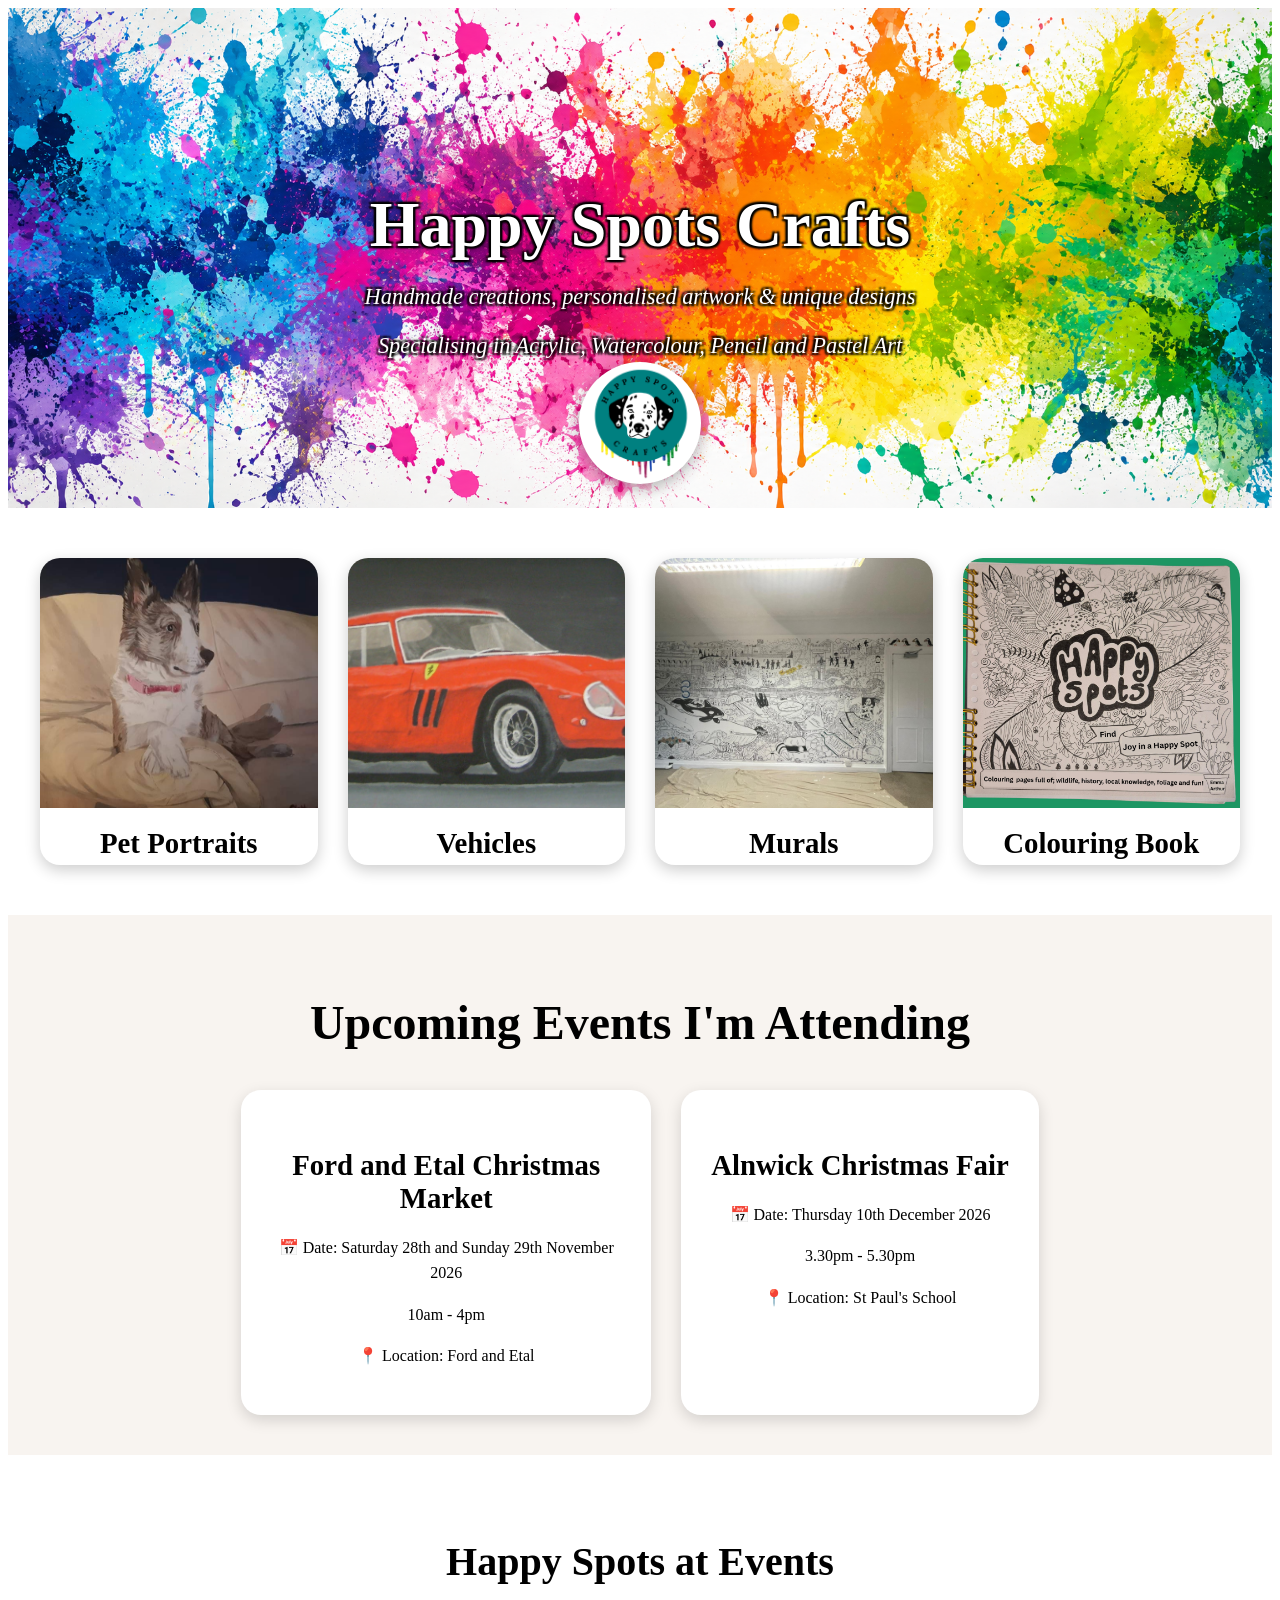
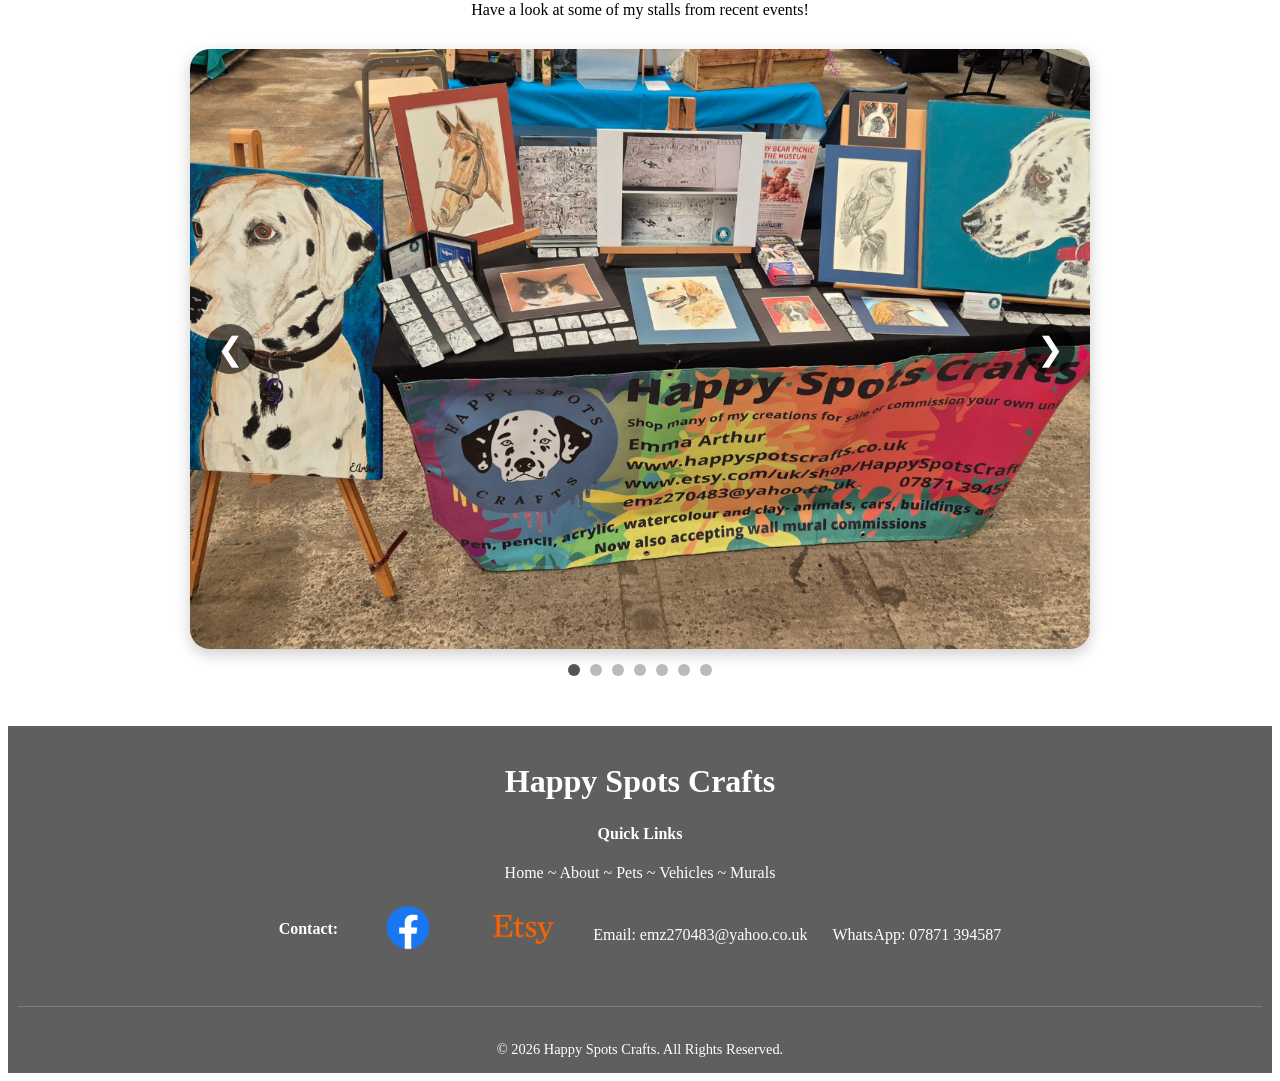
<file: index.html>
<!DOCTYPE html>
<html lang="en">
<head>
    <meta charset="UTF-8">
    <meta name="viewport" content="width=device-width, initial-scale=1.0">
    <title>Happy Spots Crafts</title>
    
<script src="gallery.js" defer></script>
<script src="carousel.js" defer></script>
<link rel="stylesheet" href="style.css">
<link rel="icon" href="images/logo.png">
        
        
</head>


<body>

<section class="hero">
    <div class="hero-content">
        <h1>Happy Spots Crafts</h1>
        <p><i>Handmade creations, personalised artwork & unique designs</i></p>
        <p><i>Specialising in Acrylic, Watercolour, Pencil and Pastel Art</i></p>
    </div>

    <a href="index.html" class="home-logo">
        <img src="images/logo.png" alt="Happy Spots Crafts Home">
    </a>

</section>


<section class="categories">

<div class="card-container">

    <a href="pets.html" class="category-card">
        <img src="images/opal.jpg" alt="Pet portraits">
        <h3>Pet Portraits</h3>
    </a>



    <a href="bikes.html" class="category-card">
        <img src="images/car.jpg" alt="Vehicles">
        <h3>Vehicles</h3>
    </a>



    <a href="murals.html" class="category-card">
        <img src="images/mural.jpg" alt="Murals">
        <h3>Murals</h3>
    </a>

    <a href="book.html" class="category-card">
        <img src="images/bookfront.jpg" alt="Colouring Book">
        <h3>Colouring Book</h3>
    </a>
</div>
</section>



<!-- attending dates -->
<section class="events">

    <h2>Upcoming Events I'm Attending</h2>

    <div class="event-container">


        <div class="event-card">

            <h3>Ford and Etal Christmas Market</h3>

            <p>
                📅 Date: Saturday 28th and Sunday 29th November 2026
            </p>
            <p>
               10am - 4pm     
            </p>

            <p>
                📍 Location: Ford and Etal
            </p>

        </div>


        <div class="event-card">

            <h3>Alnwick Christmas Fair</h3>

            <p>
                📅 Date: Thursday 10th December 2026
            </p>
            <p>
                3.30pm - 5.30pm
            </p>

            <p>
                📍 Location: St Paul's School
            </p>

        </div>

    </div>

</section>



<!-- Event Stall Carasol -->
 <section class="stall-gallery">

    <h2>Happy Spots at Events</h2>

    <p>Have a look at some of my stalls from recent events!</p>

    <div class="carousel">

        <button class="carousel-btn prev-slide" aria-label="Previous photo">
            &#10094;
        </button>

        <div class="carousel-images">

            <img src="images/stall1.png"
                 class="carousel-image active"
                 alt="Happy Spots Crafts stall at an event">

            <img src="images/stall2.png"
                 class="carousel-image"
                 alt="Happy Spots Crafts artwork displayed at an event">

            <img src="images/stall3.png"
                 class="carousel-image"
                 alt="Happy Spots Crafts event stall">

            <img src="images/stall4.png"
                 class="carousel-image"
                 alt="Happy Spots Crafts stall display">

            <img src="images/stall5.png"
                 class="carousel-image"
                 alt="Happy Spots Crafts stall display">

            <img src="images/stall6.png"
                 class="carousel-image"
                 alt="Happy Spots Crafts stall display">

            <img src="images/stall7.png"
                 class="carousel-image"
                 alt="Happy Spots Crafts stall display">

        </div>

        <button class="carousel-btn next-slide" aria-label="Next photo">
            &#10095;
        </button>

    </div>

    <div class="carousel-dots"></div>

</section>







<!-- Footer -->
<footer>

    <div class="footer-container">

        <div class="footer-about">
            <h2>Happy Spots Crafts</h2>
        </div>

        <nav class="footer-links">
            <h4>Quick Links</h4>

            <a href="index.html">Home</a> ~
            <a href="about.html">About</a> ~
            <a href="pets.html">Pets</a> ~
            <a href="bikes.html">Vehicles</a> ~
            <a href="murals.html">Murals</a>
    </nav>

        <div class="footer-social">
            <h4>Contact:</h4>

            <a class="social-button" href="https://www.facebook.com/emmasartsandcrafts" 
            target="_blank" rel="noopener noreferrer">
            <img src="images/fblogo.png" alt="Facebook">
            </a>

            <a class="social-button" href="https://www.etsy.com/uk/shop/HappySpotsCrafts"
            target="_blank" rel="noopener noreferrer">
            <img src="images/etsylogo.png" alt="Etsy">
            </a>

            <p>Email:
            <a href="mailto:emz270483@yahoo.co.uk">
                emz270483@yahoo.co.uk
            </a></p>
            <p>WhatsApp:
            <a href="tel:07871394587">
                07871 394587
            </a></p>
        </div>


    <div class="copyright">
        <p>© 2026 Happy Spots Crafts. All Rights Reserved.</p>
    </div>

</footer>
    
</body>
</html>
</file>
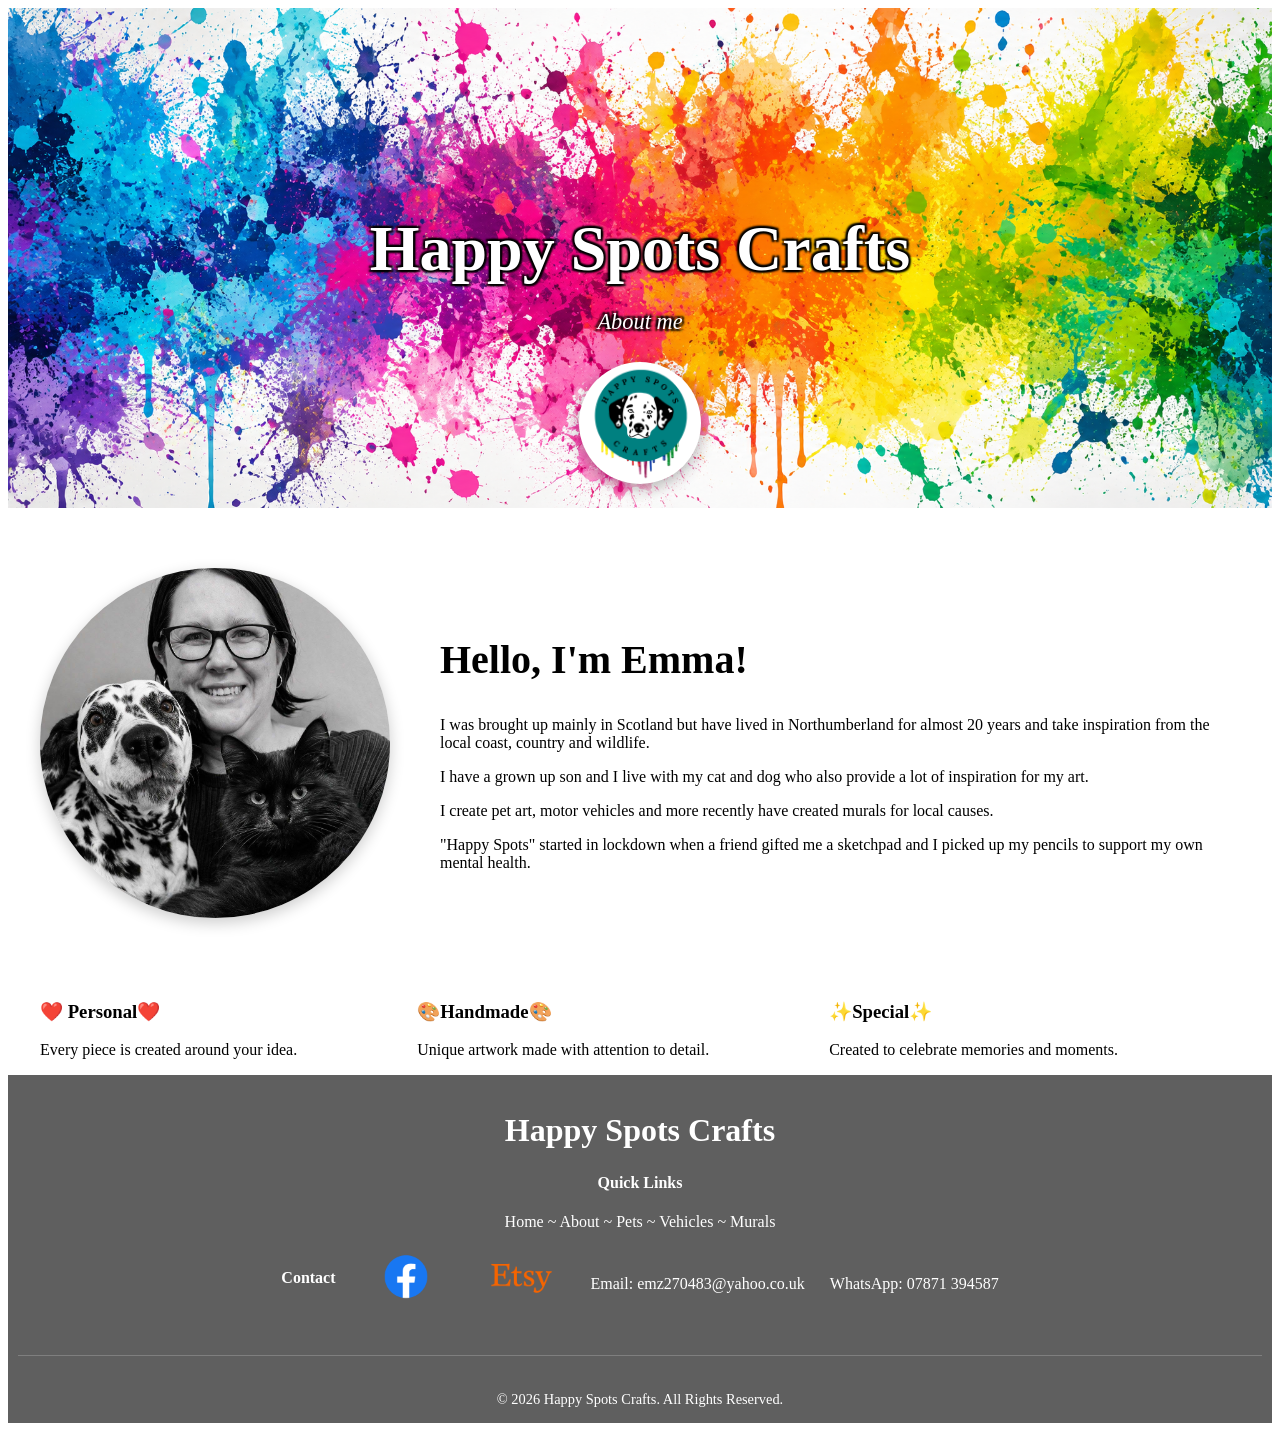
<file: about.html>
<!DOCTYPE html>
<html lang="en">
<head>
    <meta charset="UTF-8">
    <meta name="viewport" content="width=device-width, initial-scale=1.0">
    <title>Happy Spots Crafts</title>
    
<script src="gallery.js" defer></script>
<link rel="stylesheet" href="style.css">
<link rel="icon" href="images/logo.png">
        
</head>


<body>

<section class="hero">
    <div class="hero-content">
        <h1>Happy Spots Crafts</h1>
        <p><i>About me</i></p>

        <a href="index.html" class="home-logo">
        <img src="images/logo.png" alt="Happy Spots Crafts Home">
    </a>

    </div>
</section>





<section class="about">

    <div class="about-intro">

        <div class="about-image">
            <img src="images/Emma.jpg" alt="Emma and pets">
        </div>

        <div class="about-text">

            <h2>Hello, I'm Emma!</h2>

            <p>
                I was brought up mainly in Scotland but have lived in 
                Northumberland for almost 20 years and take inspiration from 
                the local coast, country and wildlife. 
            </p>

            <p>
                I have a grown up son and I live with my cat and dog who also
                 provide a lot of inspiration for my art. 
            </p>

            <p>
                I create pet art, motor vehicles and more recently have 
                created murals for local causes.
            </p>

            <p>
                "Happy Spots" started in lockdown when a friend gifted me a 
                sketchpad and I picked up my pencils to support my own 
                mental health. 
            </p>

        </div>

    </div>


</section>






<div class="about-values">

    <div>
        <h3>❤️ Personal❤️ </h3>
        <p>Every piece is created around your idea.</p>
    </div>

    <div>
        <h3>🎨Handmade🎨</h3>
        <p>Unique artwork made with attention to detail.</p>
    </div>

    <div>
        <h3>✨Special✨</h3>
        <p>Created to celebrate memories and moments.</p>
    </div>

</div>
    








<!-- Footer -->
<footer>

    <div class="footer-container">

        <div class="footer-about">
            <h2>Happy Spots Crafts</h2>
        </div>

        <nav class="footer-links">
            <h4>Quick Links</h4>

            <a href="index.html">Home</a> ~
            <a href="about.html">About</a> ~
            <a href="pets.html">Pets</a> ~
            <a href="bikes.html">Vehicles</a> ~
            <a href="murals.html">Murals</a>
    </nav>

        <div class="footer-social">
            <h4>Contact</h4>

            <a class="social-button" href="https://www.facebook.com/emmasartsandcrafts" 
            target="_blank" rel="noopener noreferrer">
            <img src="images/fblogo.png" alt="Facebook">
            </a>

            <a class="social-button" href="https://www.etsy.com/uk/shop/HappySpotsCrafts"
            target="_blank" rel="noopener noreferrer">
            <img src="images/etsylogo.png" alt="Etsy">
            </a>

            <p>Email:
            <a href="mailto:emz270483@yahoo.co.uk">
                emz270483@yahoo.co.uk
            </a></p>
            <p>WhatsApp:
            <a href="tel:07871394587">
                07871 394587
            </a></p>
        </div>


    <div class="copyright">
        <p>© 2026 Happy Spots Crafts. All Rights Reserved.</p>
    </div>

</footer>

</body>
</html>
</file>
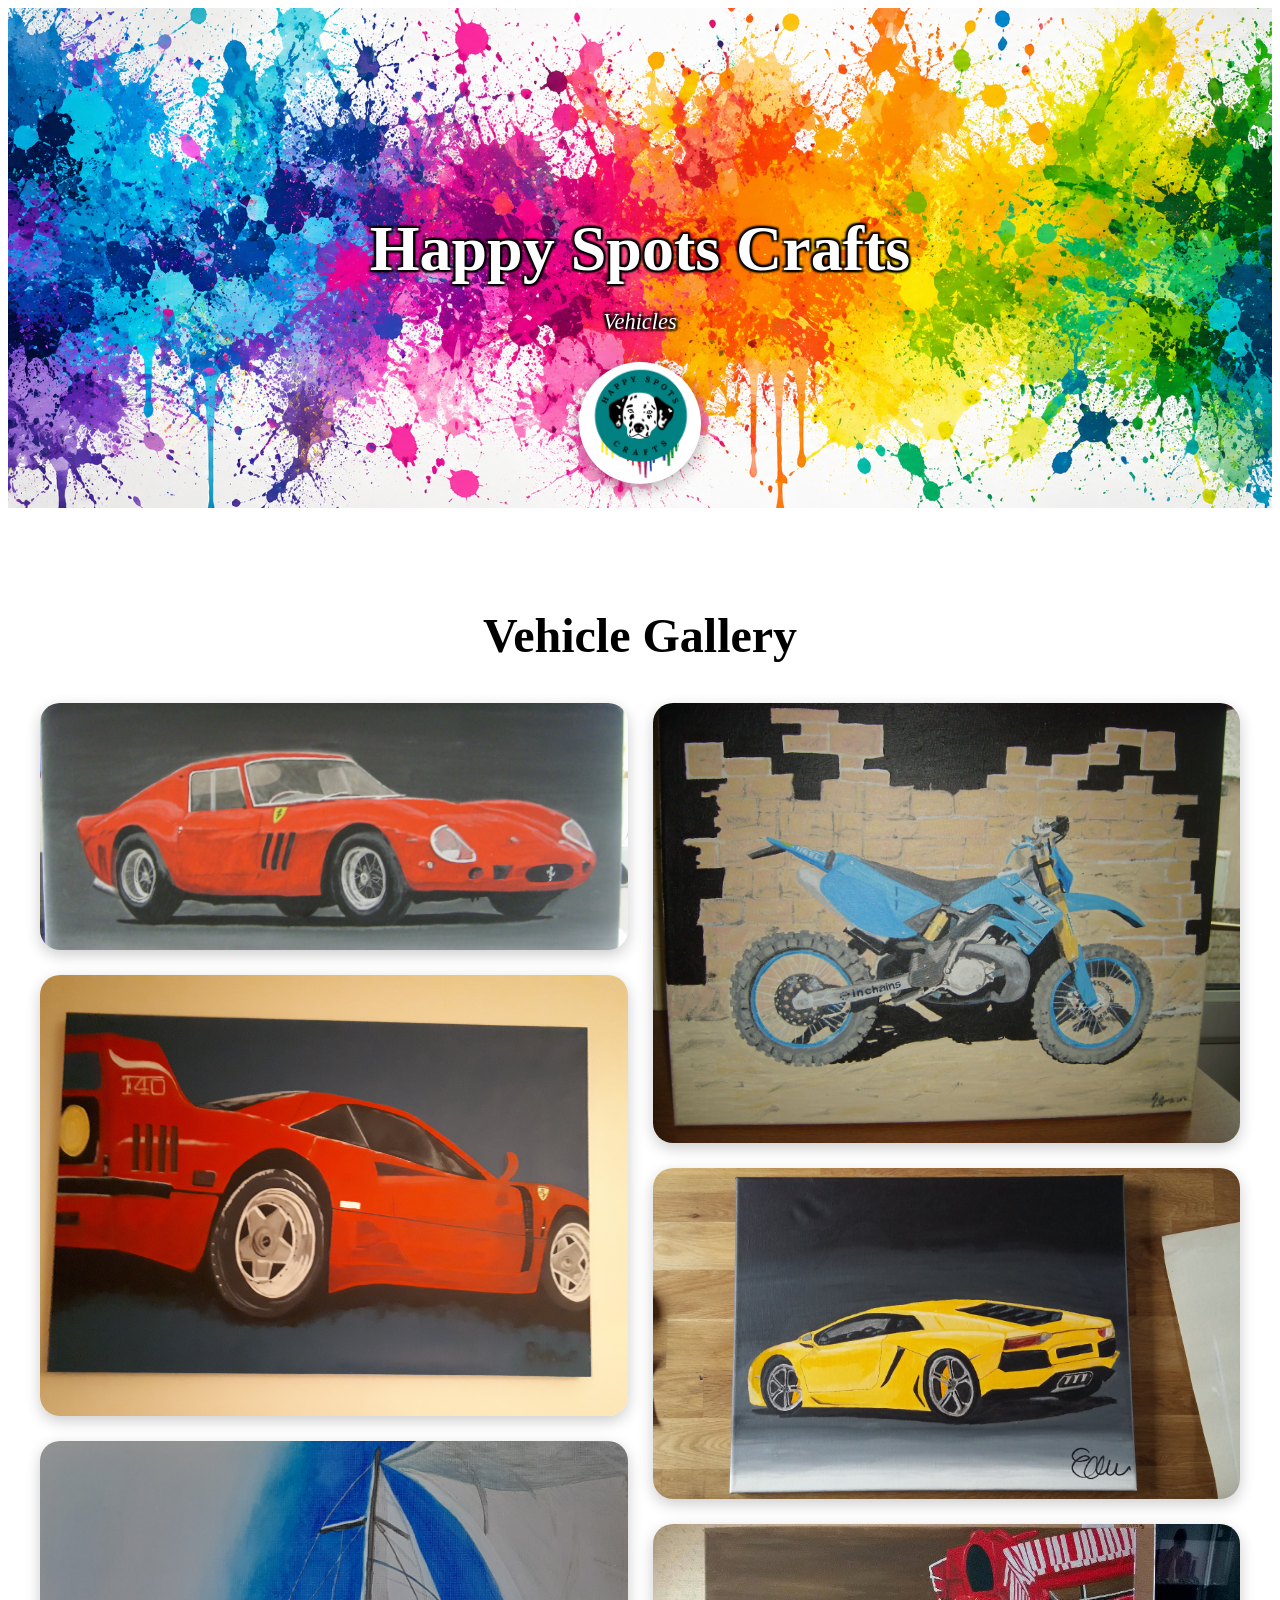
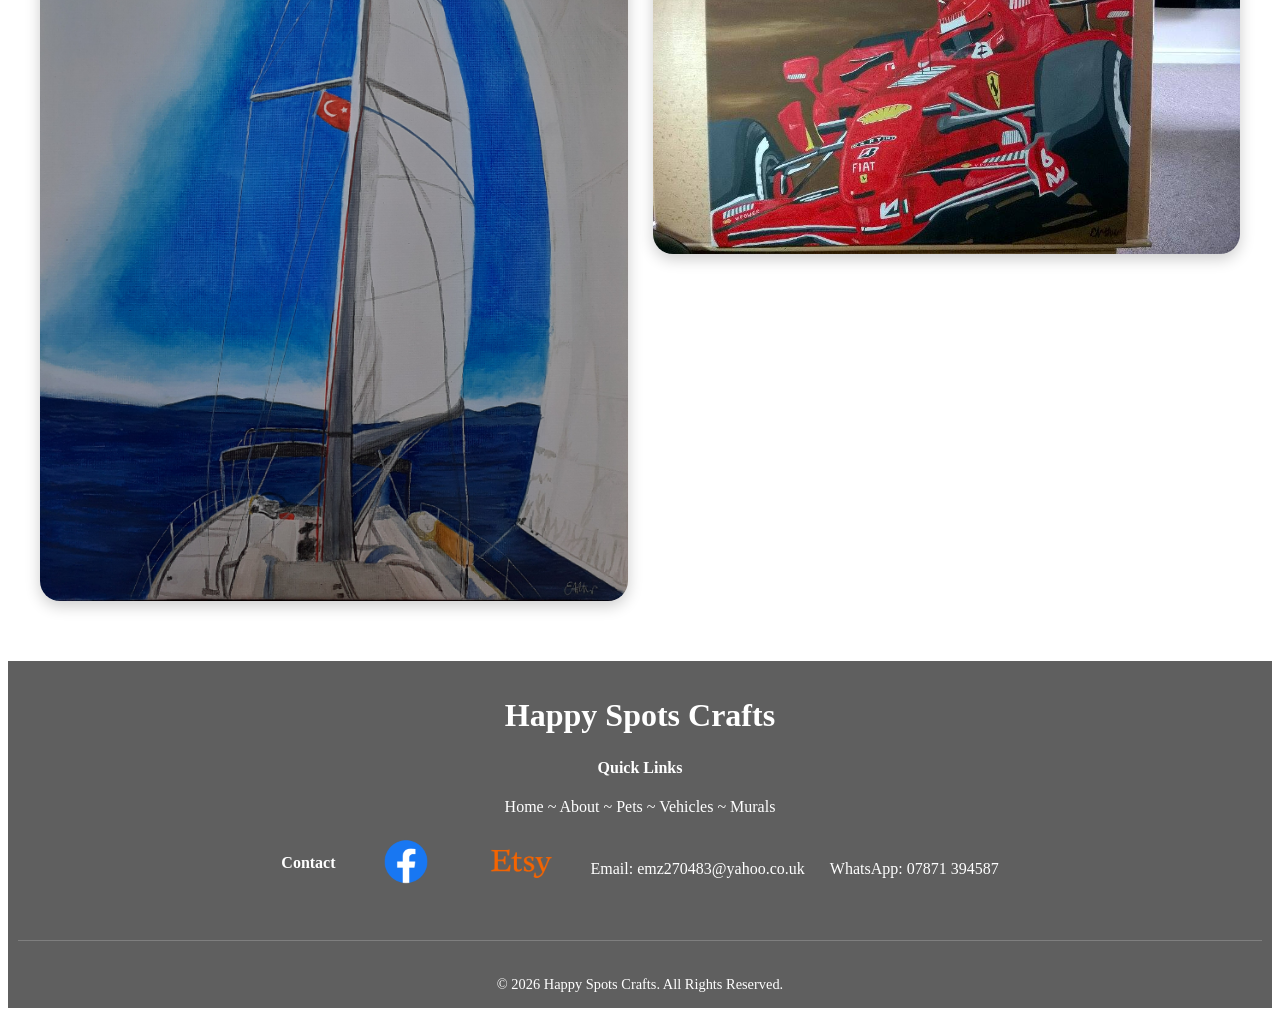
<file: bikes.html>
<!DOCTYPE html>
<html lang="en">
<head>
    <meta charset="UTF-8">
    <meta name="viewport" content="width=device-width, initial-scale=1.0">
    <title>Happy Spots Crafts</title>

<script src="gallery.js" defer></script>
<link rel="stylesheet" href="style.css">
<link rel="icon" href="images/logo.png">
        
</head>


<body>

<section class="hero">
    <div class="hero-content">
        <h1>Happy Spots Crafts</h1>
        <p><i>Vehicles</i></p>

        <a href="index.html" class="home-logo">
        <img src="images/logo.png" alt="Happy Spots Crafts Home">
    </a>

    </div>
</section>

    



<section class="gallery">

    <h2>Vehicle Gallery</h2>

    <div class="gallery-box">

        <div class="gallery-item">
            <img src="images/car.jpg" alt="Car Painting"
            data-title="Car Portrait"
            data-description="🏎️Acrylic Portrait of a Car🏎️">
        </div>

        <div class="gallery-item">
            <img src="images/car1.jpg" alt="Car Painting"
            data-title="Car Portrait"
            data-description="🏎️Acrylic Portrait of a Car🏎️">
        </div>

        <div class="gallery-item">
            <img src="images/boat.jpg" alt="Boat Watercolour"
            data-title="Boat Portrait"
            data-description="🛥️Acrylic Portrait of a Boat🛥️">
        </div>

        <div class="gallery-item">
            <img src="images/bike.JPG" alt="Motorbike Painting"
            data-title="Motorbike Portrait"
            data-description="🏍️Acrylic Portrait of a Motorbike🏍️">
        </div>

        <div class="gallery-item">
            <img src="images/car2.jpg" alt="Car Painting"
            data-title="Car Portrait"
            data-description="🏎️Acrylic Portrait of a Car🏎️">
        </div>

        <div class="gallery-item">
            <img src="images/car3.jpg" alt="Car Painting"
            data-title="Car Portrait"
            data-description="🏎️Acrylic Portrait of a Car🏎️">
        </div>



</div>

</section>




<!-- lightbox -->
<div class="lightbox">

    <span class="close">&times;</span>

    <button class="prev">&#10094;</button>

    <div class="lightbox-content">

        <img class="lightbox-image">

        <h2 class="lightbox-title"></h2>

        <p class="lightbox-description"></p>

    </div>

    <button class="next">&#10095;</button>

</div>






<!-- Footer -->
<footer>

    <div class="footer-container">

        <div class="footer-about">
            <h2>Happy Spots Crafts</h2>
        </div>

        <nav class="footer-links">
            <h4>Quick Links</h4>

            <a href="index.html">Home</a> ~
            <a href="about.html">About</a> ~
            <a href="pets.html">Pets</a> ~
            <a href="bikes.html">Vehicles</a> ~
            <a href="murals.html">Murals</a>
    </nav>

        <div class="footer-social">
            <h4>Contact</h4>

            <a class="social-button" href="https://www.facebook.com/emmasartsandcrafts" 
            target="_blank" rel="noopener noreferrer">
            <img src="images/fblogo.png" alt="Facebook">
            </a>

            <a class="social-button" href="https://www.etsy.com/uk/shop/HappySpotsCrafts"
            target="_blank" rel="noopener noreferrer">
            <img src="images/etsylogo.png" alt="Etsy">
            </a>

            <p>Email:
            <a href="mailto:emz270483@yahoo.co.uk">
                emz270483@yahoo.co.uk
            </a></p>
            <p>WhatsApp:
            <a href="tel:07871394587">
                07871 394587
            </a></p>
        </div>


    <div class="copyright">
        <p>© 2026 Happy Spots Crafts. All Rights Reserved.</p>
    </div>

</footer>

</body>
</html>
</file>
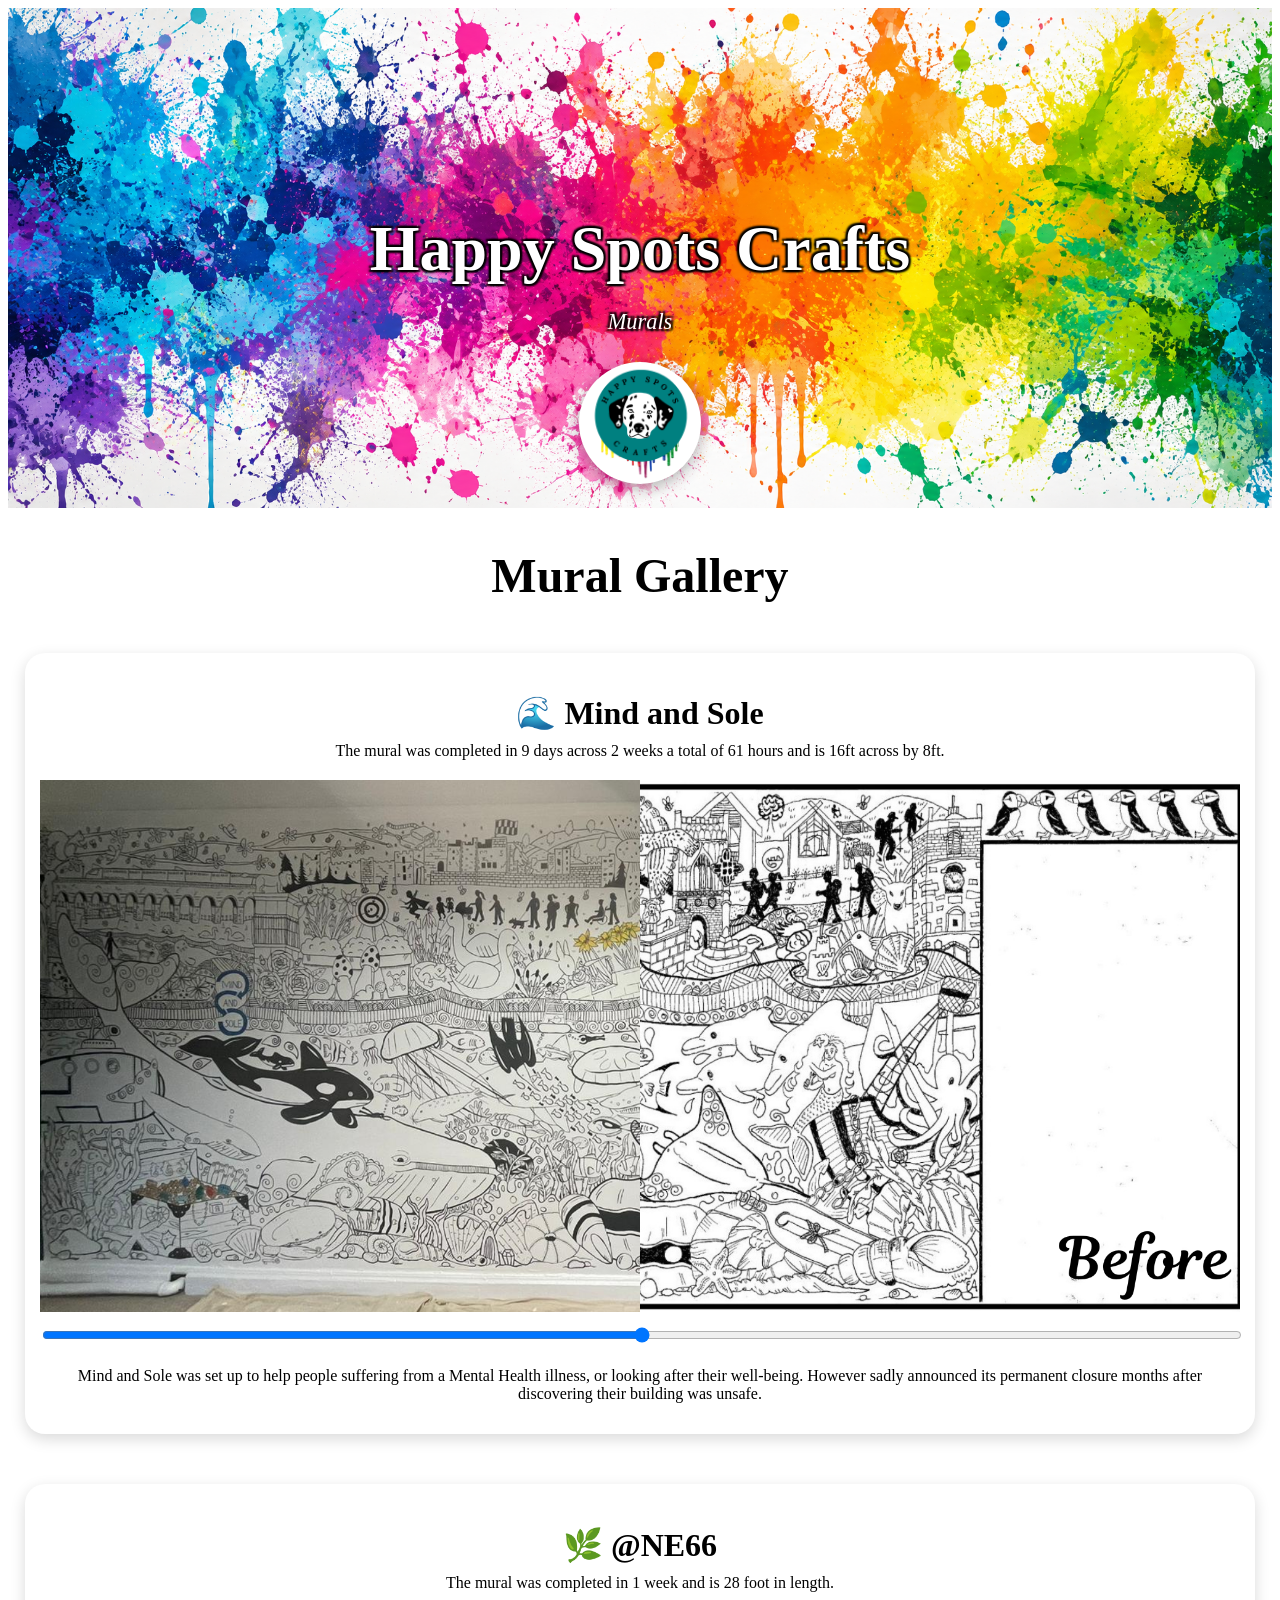
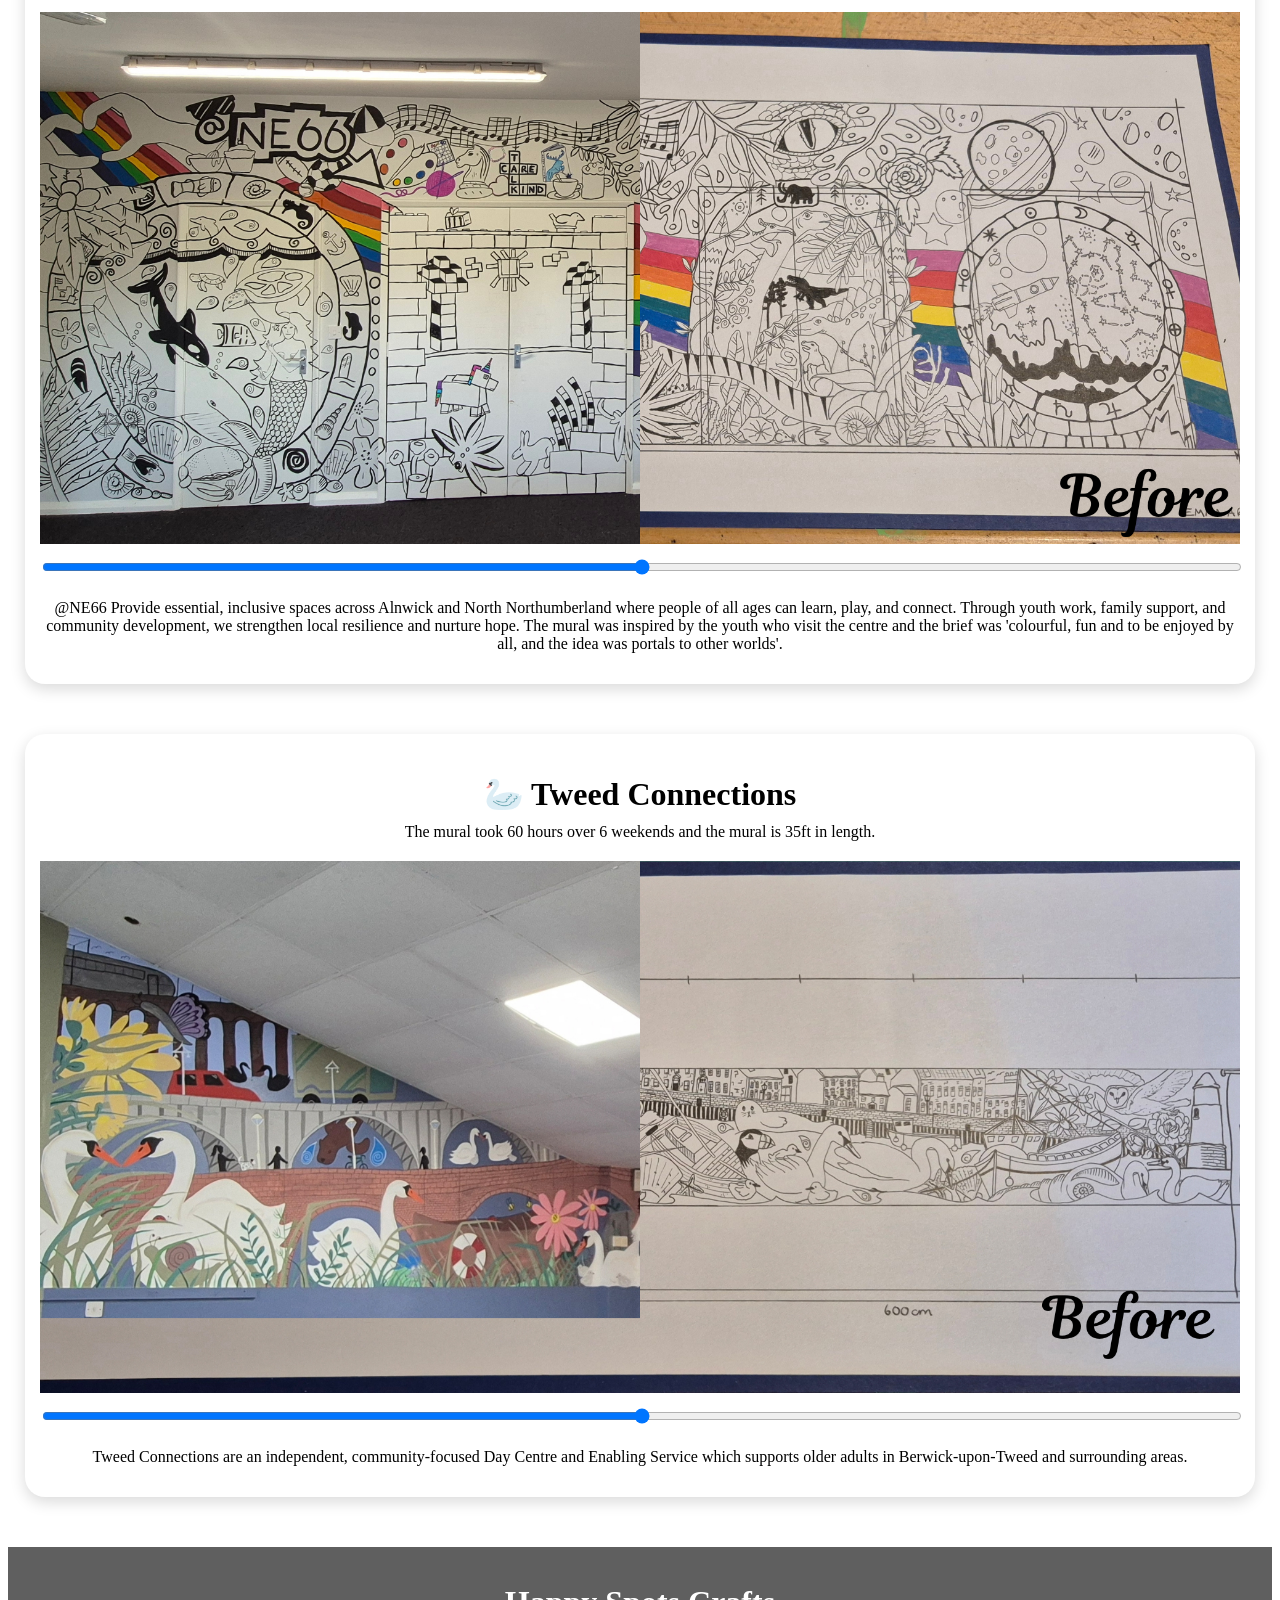
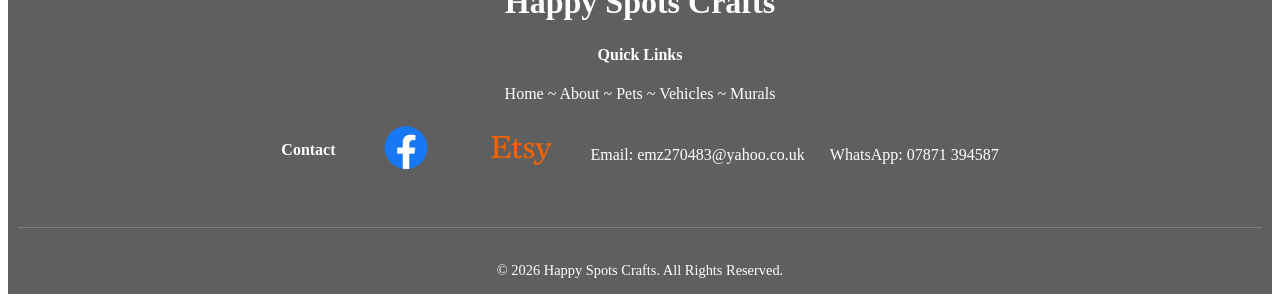
<file: murals.html>
<!DOCTYPE html>
<html lang="en">
<head>
    <meta charset="UTF-8">
    <meta name="viewport" content="width=device-width, initial-scale=1.0">
    <title>Happy Spots Crafts</title>
    
<script src="gallery.js" defer></script>
<link rel="stylesheet" href="style.css">
<link rel="icon" href="images/logo.png">
        
</head>


<body>

<section class="hero">
    <div class="hero-content">
        <h1>Happy Spots Crafts</h1>
        <p><i>Murals</i></p>
        
    </div>

    <a href="index.html" class="home-logo">
        <img src="images/logo.png" alt="Happy Spots Crafts Home">
    </a>

</section>


<section>
    <section class="title">
    <h2>Mural Gallery</h2>
</section>



<div class="before-after">

    <div class="mural-info">
        <h2>🌊 Mind and Sole</h2>
        <p>
            The mural was completed in 9 days across 2 weeks a total of 61
             hours and is 16ft across by 8ft. 
        </p>
    </div>

    <div class="image-wrapper" style="--image-width:1200px;">

        <img src="images/muralsea1.png" class="after-image">

        <div class="before-container">
            <img src="images/muralsea.png" class="before-image">
        </div>

    </div>

    <input type="range" min="0" max="100" value="50" class="slider">

    <p class="mural-details">
        Mind and Sole was set up to help people suffering from a 
        Mental Health illness, or looking after their well-being. However sadly
         announced its permanent closure months after discovering their 
         building was unsafe.
    </p>

</div>


<div class="before-after">

    <div class="mural-info">
        <h2>🌿 @NE66</h2>
        <p>
            The mural was completed in 1 week and is 28 foot in length.
        </p>
    </div>

    <div class="image-wrapper" style="--image-width:1200px;">

        <img src="images/ne1.png" class="after-image">

        <div class="before-container">
            <img src="images/ne.png" class="before-image">
        </div>

    </div>

    <input type="range" min="0" max="100" value="50" class="slider">

    <p class="mural-details">
        @NE66 Provide essential, inclusive spaces across Alnwick and North 
        Northumberland where people of all ages can learn, play, and connect. 
        Through youth work, family support, and community development, we 
        strengthen local resilience and nurture hope.
The mural was inspired by the youth who visit the centre and the brief was 
'colourful, fun and to be enjoyed by all, and the idea was portals to other 
worlds'.
    </p>

</div>


<div class="before-after">

    <div class="mural-info">
        <h2>🦢 Tweed Connections</h2>
        <p>
            The mural took 60 hours over 6 weekends and the mural is 
            35ft in length.
        </p>
    </div>

    <div class="image-wrapper" style="--image-width:1200px;">

        <img src="images/swans1.png" class="after-image">

        <div class="before-container">
            <img src="images/swans.png" class="before-image">
        </div>

    </div>

    <input type="range" min="0" max="100" value="50" class="slider">

    <p class="mural-details">
        Tweed Connections are an independent, community-focused Day Centre and 
        Enabling Service which supports older adults in Berwick-upon-Tweed and 
        surrounding areas.
    </p>

</div>





<!-- Footer -->
<footer>

    <div class="footer-container">

        <div class="footer-about">
            <h2>Happy Spots Crafts</h2>
        </div>

        <nav class="footer-links">
            <h4>Quick Links</h4>

            <a href="index.html">Home</a> ~
            <a href="about.html">About</a> ~
            <a href="pets.html">Pets</a> ~
            <a href="bikes.html">Vehicles</a> ~
            <a href="murals.html">Murals</a>
    </nav>

        <div class="footer-social">
            <h4>Contact</h4>

            <a class="social-button" href="https://www.facebook.com/emmasartsandcrafts" 
            target="_blank" rel="noopener noreferrer">
            <img src="images/fblogo.png" alt="Facebook">
            </a>

            <a class="social-button" href="https://www.etsy.com/uk/shop/HappySpotsCrafts"
            target="_blank" rel="noopener noreferrer">
            <img src="images/etsylogo.png" alt="Etsy">
            </a>

            <p>Email:
            <a href="mailto:emz270483@yahoo.co.uk">
                emz270483@yahoo.co.uk
            </a></p>
            <p>WhatsApp:
            <a href="tel:07871394587">
                07871 394587
            </a></p>
        </div>


    <div class="copyright">
        <p>© 2026 Happy Spots Crafts. All Rights Reserved.</p>
    </div>

</footer>
    
</body>
</html>
</file>
<file: style.css>
.hero {
    background-image: url("images/paint-splatter.png");
    background-size: cover;
    background-position: center;
    background-repeat: no-repeat;

    height: 500px;

    display: flex;
    justify-content: center;
    align-items: center;

    text-align: center;

    position: relative;
}

.home-logo {
    position: absolute;
    bottom: 20px;
    left: 50%;
    transform: translateX(-50%);
}


.home-logo img {
    width: 120px;
    height: 120px;
    object-fit: contain;
    transition: transform 0.3s ease;
    background: white;
    border-radius: 50%;
    padding: 1px;
    box-shadow: 0 4px 15px rgba(0,0,0,0.3);
}


.home-logo:hover img {
    transform: scale(1.1);
}


.hero-content {
    color: rgb(255, 255, 255);
    text-shadow: 2px 2px 2px black,
        -2px -2px 2px black,
        2px -2px 2px black,
        -2px 2px 2px black;
}


.hero-content h1 {
    font-size: 4rem;
    margin-bottom: 10px;
}

.hero-content p {
    font-size: 1.4rem;
}








.categories {
    text-align: center;
    padding: 50px 20px;
}


.card-container {
    display: grid;
    grid-template-columns: repeat(4, 1fr);
    gap: 30px;
    max-width: 1200px;
    margin: auto;
}


.category-card {
    text-decoration: none;
    color: black;
    background: white;
    border-radius: 20px;
    overflow: hidden;
    box-shadow: 0 5px 15px rgba(0,0,0,0.2);
    transition: transform 0.3s ease;
}


.category-card:hover {
    transform: translateY(-10px);
}


.category-card img {
    width: 100%;
    height: 250px;
    object-fit: cover;
}


.category-card h3 {
    font-size: 1.8rem;
    margin: 15px 0 5px;
}


.category-card p {
    padding: 0 20px 20px;
}





/* Events */

.events {

    padding:40px 10px;
    text-align:center;

    background:#f8f4f0;

}

.events h2 {

    font-size:3rem;
    margin-bottom:40px;

}

.event-container {

    display:flex;
    justify-content:center;
    gap:30px;
    flex-wrap:wrap;

}

.event-card {

    background:white;

    max-width:350px;

    padding:30px;

    border-radius:20px;

    box-shadow:
    0 5px 15px rgba(0,0,0,0.15);

    transition:transform 0.3s ease;

}

.event-card:hover {

    transform:translateY(-5px);

}

.event-card h3 {

    font-size:1.8rem;
    margin-bottom:20px;

}

.event-card p {

    line-height:1.6;

}






/* mobile */

@media (max-width: 768px) {

    .hero {
        height: 400px;
    }

    .home-logo {
        bottom: 15px;
    }

    .home-logo img {
        width: 75px;
        height: 75px;
    }
    .card-container {
        grid-template-columns: 1fr;
    }

    .category-card img {
        height: 220px;
    }

    .hero-content {
        padding-bottom: 80px;
    }

    .hero-content h1 {
        font-size: 2.5rem;
    }

    .hero-content p {
        font-size: 1.5rem;
    }




    /* mural before after */
    .before-after {
        margin: 30px 10px;
        padding: 10px;
    }

   




    /* about page */
    .about-intro {
        flex-direction: column;
        text-align:center;
    }


    .about-image img {
        width:250px;
        height:250px;
    }

    .about-values {
        flex-direction: column;
        text-align: center;
    }

    .gallery-grid,
    .gallery-box{
    columns: 3;
    }

    .book-description p {

        font-size:1rem;
        line-height:1.6;

    }


    /* Book preview */

    .book-preview .gallery-item {
        display:flex;
        justify-content:center;
    }


    .book-preview .gallery-item img {

        width:350px;
        max-width:90%;

        border-radius:20px;

        box-shadow:
        0 10px 25px rgba(0,0,0,0.25);

        cursor:pointer;

    }


    /* Hide arrows because only one image */

    .book-preview + .lightbox .prev,
    .book-preview + .lightbox .next {

        display:none;

    }


    .carousel-image {
    width: 100%;
    height: auto; 
    aspect-ratio: 3 / 2;
    object-fit: cover;
    display: none;
    }

    .carousel-image.active {
        display: block;
    }

    .carousel-btn {
        width: 42px;
        height: 42px;
        font-size: 1.5rem;
    }

}





/* about page */

.about {
    padding: 60px 20px;
}


.about-intro {
    display: flex;
    align-items: center;
    gap: 50px;
    max-width: 1200px;
    margin: auto;
}


.about-image img {
    width: 350px;
    height: 350px;
    object-fit: cover;
    border-radius: 50%;
    box-shadow: 0 5px 15px rgba(0,0,0,0.2);
}


.about-text {
    flex: 1;
}


.about-text h2 {
    font-size: 2.5rem;
}

.about-values {
    display: flex;
    align-items: center;
    gap: 120px;
    max-width: 1200px;
    margin: auto;
}







/* gallery */

.gallery {
    padding: 60px 20px;
    max-width:1200px;
    margin:auto;
}


.gallery h2,
.title h2 {
    text-align:center;
    font-size:3rem;
    margin-bottom:40px;
}

/* pet grid */
.gallery-grid {

    columns: 3;
    column-gap: 25px;

}
/* vehicle grid */
.gallery-box {
    columns: 2;
    column-gap: 25px;
}


.gallery-item {
    overflow:hidden;
    border-radius:20px;
    box-shadow:0 5px 15px rgba(0,0,0,0.2);
    break-inside: avoid;
    margin-bottom:25px;

}


.gallery-item img {

    width:100%;
    height:auto;
    display:block;
    transition:transform .3s;
    

}


.gallery-item:hover img {

    transform:scale(1.05);

}






/* light box */

.lightbox {

    display:none;
    position:fixed;
    z-index:1000;
    top:0;
    left:0;
    width:100%;
    height:100%;

    background:rgba(0,0,0,0.85);

    justify-content:center;
    align-items:center;

}

.lightbox-content {

    display:flex;
    flex-direction:column;
    align-items:center;

    width:fit-content;
    max-width:90vw;

}

.lightbox-title {
    color: white;
    margin-top: 20px;
    margin-bottom: 10px;
    text-align: center;
}

.lightbox-description {

    color:white;
    text-align:center;

    max-width:500px;

    line-height:1.6;

}


.lightbox-image {

    display:block;

    max-width:90vw;
    max-height:75vh;

    width:auto;
    height:auto;

    object-fit:contain;

}


.close {

    position:absolute;
    top:20px;
    right:35px;

    color:white;
    font-size:50px;
    cursor:pointer;

}


.prev,
.next {

    position:absolute;

    top:50%;
    transform:translateY(-50%);

    background:none;
    border:none;

    color:white;
    font-size:50px;

    cursor:pointer;

}


.prev {
    left:30px;
}


.next {
    right:30px;
}


.prev:hover,
.next:hover,
.close:hover {

    opacity:0.7;

}









/* before and after mural pics */

.before-after {
    width: 100%;
    max-width: 1200px;
    margin: 50px auto;
    background: white;
    padding: 15px;
    border-radius: 20px;
    box-shadow: 0 5px 15px rgba(0,0,0,0.15);
}


.image-wrapper {
    position: relative;
    width: 100%;
    aspect-ratio: 1947 / 863;
    overflow:hidden;
    /* Defines this wrapper as a container reference for child units (cqw) */
    container-type: inline-size;
}


.after-image {
    width:100%;
    height:100%;
    object-fit:cover;
    display:block;
}


/* This is the moving reveal window */
.before-container {
    position: absolute;
    top: 0;
    left: 0;
    width: 50%;
    height: 100%;
    overflow: hidden;
}


/* This keeps the before image the same size as the after image */
.before-image {
    position: absolute;
    top: 0;
    left: 0;
    width: 100cqw;  /* 100% of .image-wrapper width */
    max-width: none;
    height: 100%;
    object-fit: cover;
}


.slider {
    width: 100%;
    margin-top: 15px;
    cursor: pointer;
}

.mural-info {
    text-align:center;
    margin-bottom:20px;
}


.mural-info h2 {
    font-size:2rem;
    margin-bottom:10px;
}


.mural-info p {
    max-width:700px;
    margin:auto;
}


.mural-details {
    text-align:center;
    margin-top:20px;
}







/* book page */
.book-description {

    max-width:900px;
    margin:50px auto;
    padding:0 20px;

    text-align:center;

}

.book-description p {

    font-size:1.2rem;
    line-height:1.8;
    margin-bottom:15px;

    color:#444;

}

.coming-soon {

    max-width:900px;
    margin:60px auto;
    padding:20px 20px;

    text-align:center;

    background:white;
    border-radius:20px;

    box-shadow:0 5px 15px rgba(0,0,0,0.15);

}

.coming-soon h2 {

    font-size:2.5rem;
    margin-bottom:20px;

}

.contact-box {

    margin-top:40px;

}

.contact-buttons {

    display:flex;
    justify-content:center;
    gap:10px;
    margin-top:20px;

}


/* book cover */

.book-preview {

    text-align:center;
    padding:10px 20px;

}


.book-preview img {

    width:350px;
    max-width:90%;

    border-radius:20px;

    box-shadow:
    0 10px 25px rgba(0,0,0,0.25);

}



/* footer */

footer {
    background: #5f5f5f;
    color: white;
    text-align: center;
    padding: 10px 10px;
}

footer h2 {
    font-size: 2rem;
    margin-bottom: 10px;
}

footer p {
    margin-bottom: 5px;
}

.footer-nav,
.footer-social, 
footer h2 {
    display: flex;
    justify-content: center;
    flex-wrap: wrap;
    gap: 25px;
    margin-bottom: 25px;
    align-items: center;
}


footer a {
    color: white;
    text-decoration: none;
    transition: color 0.3s;
}

footer a:hover {
    color: #f7b733;
}

.copyright {
    margin-top: 30px;
    padding-top: 20px;
    border-top: 1px solid rgba(255,255,255,0.2);
    font-size: 0.9rem;
}

.social-button {
    background: none;
    border: none;
    padding: 0;
    margin: 5px;
    box-shadow: none;
}

.social-button img {
    width: 80px;
    height: 80px;
    object-fit: contain;
    transition: transform 0.3s ease;
}

.social-button:hover img {
    transform: scale(1.15);
}
    


/* Event stall carousel */

.stall-gallery {
    text-align: center;
    padding: 50px 20px;
}

.stall-gallery h2 {
    font-size: 2.5rem;
    margin-bottom: 10px;
}

.stall-gallery > p {
    margin-bottom: 30px;
}


.carousel {
    position: relative;
    max-width: 900px;
    margin: auto;
}


.carousel-images {
    position: relative;
    width: 100%;
    overflow: hidden;
    border-radius: 20px;
    box-shadow: 0 5px 15px rgba(0,0,0,0.2);
}


.carousel-image {
    width: 100%;
    aspect-ratio: 3 / 2;

    object-fit: cover;

    display: none;
}


.carousel-image.active {
    display: block;
}


/* arrows */

.carousel-btn {
    position: absolute;
    top: 50%;
    transform: translateY(-50%);

    z-index: 2;

    border: none;
    border-radius: 50%;

    width: 50px;
    height: 50px;

    background: rgba(0,0,0,0.6);
    color: white;

    font-size: 2rem;
    cursor: pointer;
}


.prev-slide {
    left: 15px;
}


.next-slide {
    right: 15px;
}


.carousel-btn:hover {
    background: rgba(0,0,0,0.85);
}


/* dots */

.carousel-dots {
    display: flex;
    justify-content: center;
    gap: 10px;
    margin-top: 15px;
}


.carousel-dot {
    width: 12px;
    height: 12px;

    border: none;
    border-radius: 50%;

    background: #bbb;

    cursor: pointer;
    padding: 0;
}


.carousel-dot.active {
    background: #555;
}



/* ==================================
   COLOURING BOOK LAUNCH
================================== */

.book-launch {
    padding: 60px 20px;
    text-align: center;
}

.book-launch-tag {
    display: inline-block;
    background: #dcefeb;
    color: #28616b;
    padding: 12px 25px;
    border-radius: 30px;
    font-weight: bold;
    letter-spacing: 1px;
    margin-bottom: 20px;
}

.book-launch h2 {
    font-size: 2.5rem;
    margin-bottom: 20px;
}

.book-launch-intro {
    max-width: 700px;
    margin: 0 auto 40px;
    font-size: 1.1rem;
    line-height: 1.8;
    color: #444;
}


/* PHOTO SHOWCASE */

.book-showcase {
    display: grid;
    grid-template-columns: repeat(2, minmax(0, 1fr));
    gap: 25px;
    max-width: 1050px;
    margin: auto;
}

.book-photo {
    margin: 0;
    background: white;
    border-radius: 20px;
    overflow: hidden;
    box-shadow: 0 5px 15px rgba(0,0,0,0.15);
    transition: transform 0.3s ease,
                box-shadow 0.3s ease;
}

.book-photo:hover {
    transform: translateY(-5px);
    box-shadow: 0 10px 25px rgba(0,0,0,0.2);
}

.book-photo a {
    display: block;
}

.book-photo img {
    display: block;
    width: 100%;
    height: 350px;
    object-fit: contain;
    background: #f8f4f0;
    cursor: zoom-in;
}

.book-photo figcaption {
    padding: 25px;
}

.book-photo h3 {
    font-size: 1.5rem;
    margin-bottom: 10px;
}

.book-photo p {
    line-height: 1.6;
    color: #555;
}


/* FEATURED SHELF PHOTO */

.book-photo-shelf {
    grid-column: 1 / -1;

    display: grid;
    grid-template-columns: 1fr 1fr;
    align-items: center;

    max-width: 900px;
    margin: 0 auto;
}

.book-photo-shelf img {
    width: 100%;
    height: auto;
    aspect-ratio: 3 / 4;
    object-fit: contain;
}

.book-photo-shelf figcaption {
    background: #f8f4f0;
    padding: 40px;

    height: 100%;
    box-sizing: border-box;

    display: flex;
    flex-direction: column;
    justify-content: center;
}


/* ORDER SECTION */

.book-order {
    padding: 70px 20px;
    background: #edf5f2;
    text-align: center;
}

.book-order-content {
    max-width: 750px;
    margin: auto;
}

.book-order h2 {
    font-size: 2.5rem;
    margin-bottom: 25px;
}

.book-order p {
    font-size: 1.1rem;
    line-height: 1.8;
    margin-bottom: 20px;
    color: #444;
}


/* CONTACT BUTTONS */

.book-order-buttons {
    display: flex;
    justify-content: center;
    flex-wrap: wrap;
    gap: 15px;
    margin: 35px 0;
}

.book-button {
    display: inline-block;
    padding: 15px 30px;
    border-radius: 30px;
    font-weight: bold;
    text-decoration: none;
    transition: transform 0.3s ease,
                background 0.3s ease;
}

.book-button:hover {
    transform: translateY(-4px);
}

.book-button-primary {
    background: #327783;
    color: white;
}

.book-button-primary:hover {
    background: #245b64;
}

.book-button-secondary {
    background: white;
    color: #327783;
    border: 2px solid #327783;
}

.book-button-secondary:hover {
    background: #dcefeb;
}

.book-etsy a {
    color: #28616b;
    font-weight: bold;
}


/* MOBILE */

@media (max-width: 768px) {

    .book-launch {padding: 40px 15px;}

    .book-launch h2,
    .book-order h2 {font-size: 2rem;}

    .book-showcase {grid-template-columns: 1fr;}

    .book-photo-shelf {
        grid-column: auto;
        grid-template-columns: 1fr;}

    .book-photo img {height: 320px;}

    .book-photo-shelf img {
        width: 100%;
        height: auto;
        aspect-ratio: 3 / 4;
        object-fit: contain;}

    .book-photo-shelf figcaption {padding: 25px;}

    .book-order {padding: 45px 20px;}

}





/* Colouring book clickable photos */

.book-photo-open {
    display: block;
    width: 100%;
    padding: 0;
    border: none;
    background: transparent;
    cursor: zoom-in;
}

.book-photo-open:focus-visible {
    outline: 3px solid #327783;
    outline-offset: -3px;
}
</file>
